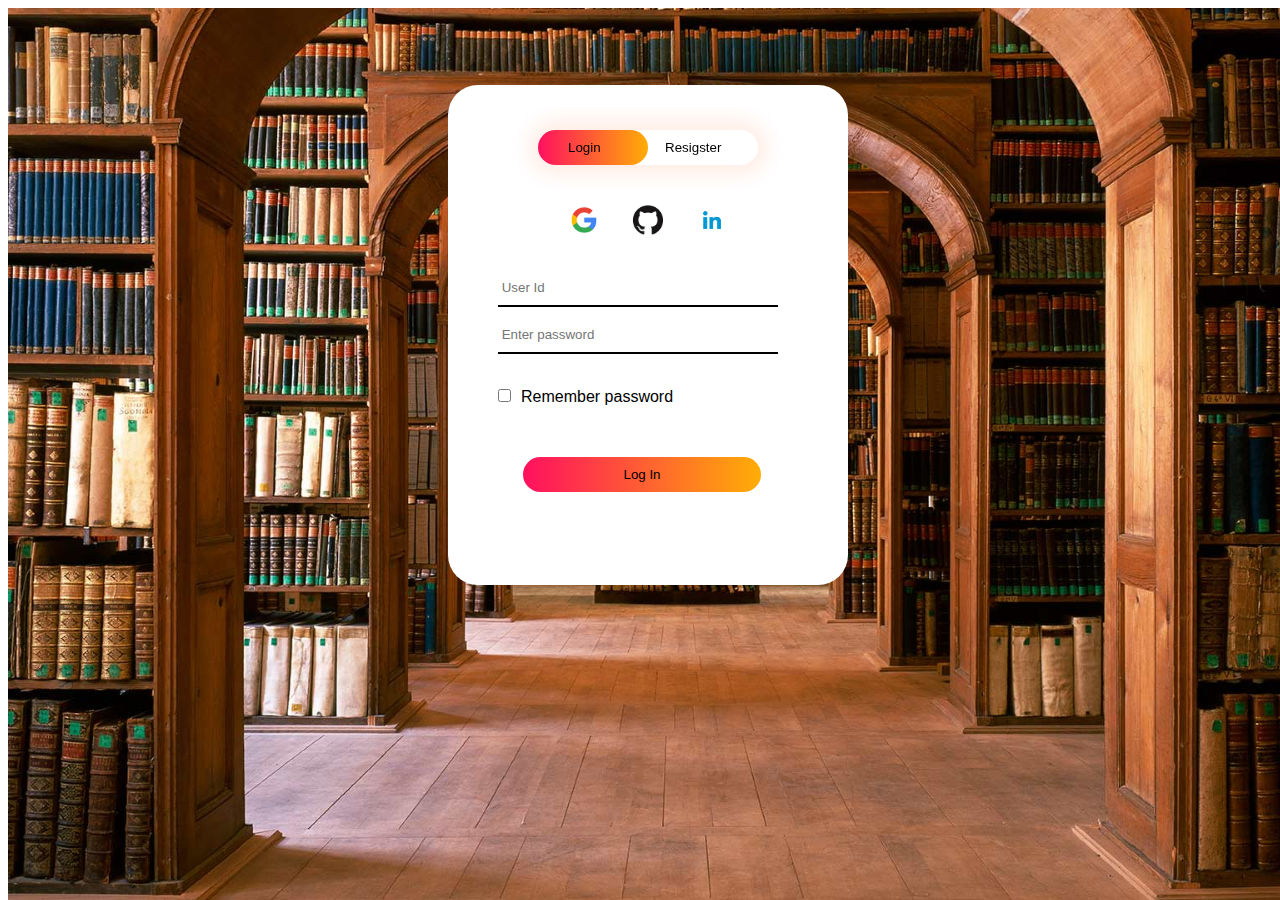
<file: index.html>
<!DOCTYPE html>
<html lang="en">
<head>
    <meta charset="UTF-8">
    <meta http-equiv="X-UA-Compatible" content="IE=edge">
    <meta name="viewport" content="width=device-width, initial-scale=1.0">
    <title>LogIn/SignUp</title>
    <link rel="stylesheet" href="./newsytle.css">
   
</head>
<body>
    
<div class="form">
<div class="newform">
    <div class="buttonbox">
        <div id="btn"></div>
        <button type="button" class="button" onclick="login()">Login </button>
        <button type="button" class="button" onclick="resigster()" > Resigster</button>
    </div>

    <div class="social-icon">
        <a href="https://accounts.google.com/Login/identifier?flowName=GlifWebSignIn&flowEntry=ServiceLogin&cid=1&TL=AM3QAYZLjxIhXRqAniUqC-BMkSrQoNisoKEgYTWec4kp9Qp68yoilnCR6tO2Fy88"><img src="./g.png" alt=""  ></a>
        
        
        <a href="https://github.com/signup?ref_cta=Sign+up&ref_loc=header+logged+out&ref_page=%2F&source=header-home"> <img src="./git.png" alt=""></a>
         
        <a href="https://www.linkedin.com/login?fromSignIn=true&trk=guest_homepage-basic_nav-header-signin">   <img src="./link.png" alt=""></a> 
    </div>    
        
<form  class="input" id="login">
        <input id="login-userid" class="input-box" type="text" placeholder=" User Id" required*>
        <input id="login-pass" class="input-box" type="text" placeholder=" Enter password" required>
        <input type="checkbox"  class="checkbox"><span>Remember password</span>
        <button   type="button"   class="submit-btn"> Log In </button>      
</form> 
<form  class="input" id="resigster">

    <input id="resi-emailid" class="input-box" type="email" placeholder=" Enter email" required>
    <input id="resi-userid" class="input-box"  type="text" placeholder=" User Id" required>
    <p class="p">**UserId should be 5 character & number</p>
    <input id="resi-pass" class="input-box" type="text" placeholder=" Create password" required>
    <p class="p1">**password should be 8-16 character & number </p>
    <input  type="checkbox"  class="checkbox" ><span> I agree to term and condition*</span>
    <button type="button"  class="submit-btnr submit-btn"> Resigster </button>
    
</form> 
</div>
</div>
<script src="./app.js"></script>
</body>
</html>
</file>
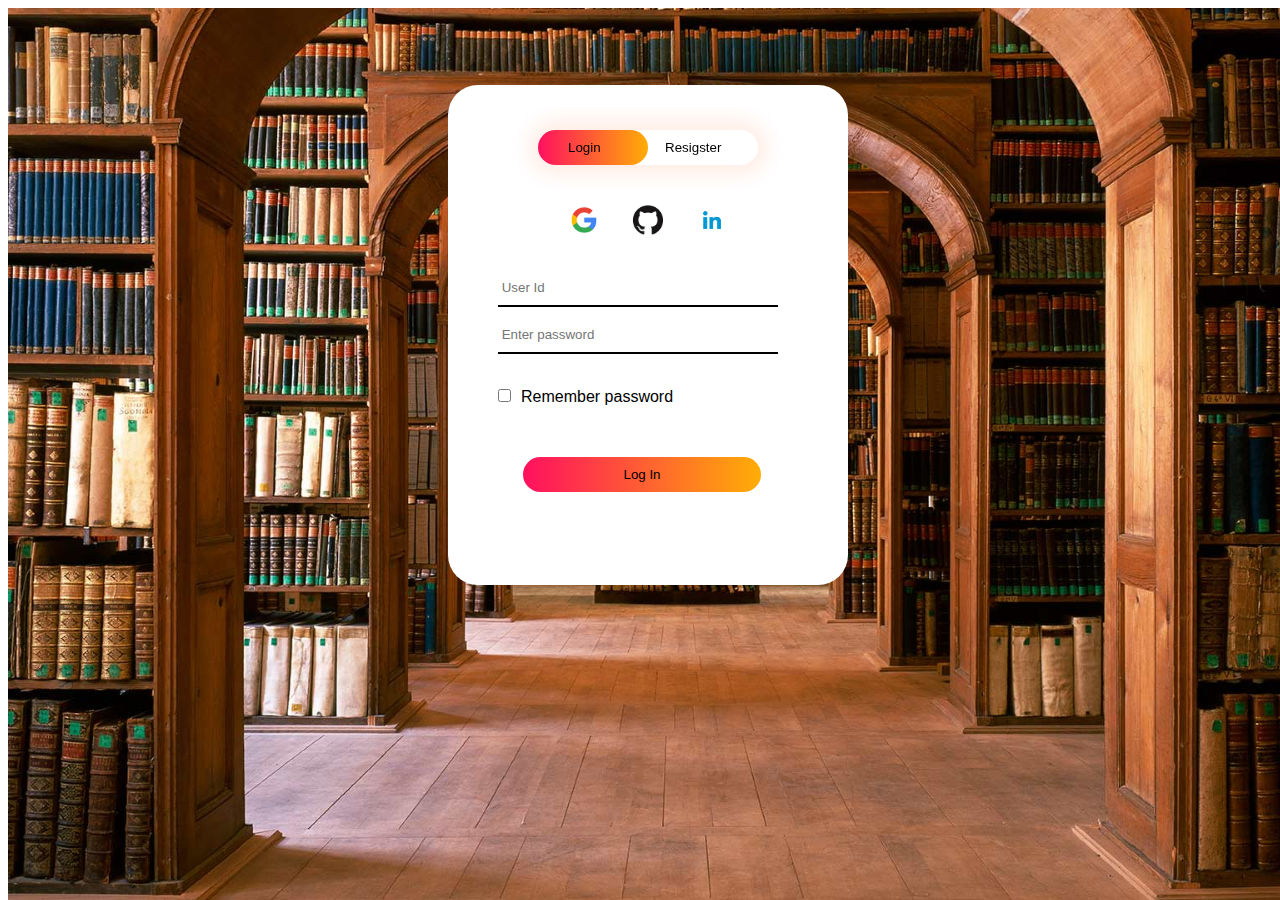
<file: new.html>
<!DOCTYPE html>
<html lang="en">
<head>
    <meta charset="UTF-8">
    <meta http-equiv="X-UA-Compatible" content="IE=edge">
    <meta name="viewport" content="width=device-width, initial-scale=1.0">
    <title>Document</title>
    <link rel="stylesheet" href="./newsytle.css">
   
</head>
<body>
    
<div class="form">
<div class="newform">
    <div class="buttonbox">
        <div id="btn"></div>
        <button type="button" class="button" onclick="login()">Login </button>
        <button type="button" class="button" onclick="resigster()" > Resigster</button>
    </div>

    <div class="social-icon">
        <a href="https://accounts.google.com/Login/identifier?flowName=GlifWebSignIn&flowEntry=ServiceLogin&cid=1&TL=AM3QAYZLjxIhXRqAniUqC-BMkSrQoNisoKEgYTWec4kp9Qp68yoilnCR6tO2Fy88"><img src="./g.png" alt=""  ></a>
        
        
        <a href="https://github.com/signup?ref_cta=Sign+up&ref_loc=header+logged+out&ref_page=%2F&source=header-home"> <img src="./git.png" alt=""></a>
         
        <a href="https://www.linkedin.com/login?fromSignIn=true&trk=guest_homepage-basic_nav-header-signin">   <img src="./link.png" alt=""></a> 
    </div>    
        
<form  class="input" id="login">
    <input class="input-box" type="text" placeholder=" User Id" required*>
    <input class="input-box" type="text" placeholder=" Enter password" required>
    <input type="checkbox"  class="checkbox"><span>Remember password</span>
    <button   type="button"   class="submit-btn"> Log In </button>      
</form> 
<form  class="input" id="resigster">

    <input class="input-box"  type="text" placeholder=" User Id" required>
    <input class="input-box" type="email" placeholder=" Enter email" required>
    <input class="input-box" type="text" placeholder=" Enter password" required>
    <input  type="checkbox"  class="checkbox" ><span> I agree to term and condition*</span>
    <button type="button"  class="submit-btnr submit-btn"> Resigster </button>
    
</form> 
</div>
</div>
<script>
  
  
  
  var x = document.getElementById('login');
  var y = document.getElementById('resigster');
  var z = document.getElementById('btn');
  var xy = document.querySelector(".submit-btn");
  var yz = document.querySelector(".submit-btnr");
   
    function resigster(){
        x.style.left = "-400px";
        y.style.left = "50px";
        z.style.left = "110px";
      }
      function login(){
          x.style.left = "50px";
          y.style.left = "450px";
          z.style.left = "0px";
     
        }

        xy.addEventListener("click",()=>{
            alert("Login successfully")
            // console.log("click")
        })

        yz.addEventListener("click",()=>{
            alert("Resigstration successfully done!")
            console.log("click")
        })


</script>
</body>
</html>
</file>
<file: newsytle.css>
*{
    font-family: 'Segoe UI', Tahoma, Geneva, Verdana, sans-serif;
}


.form {
    width: 100%;
    height: 100%;
    background-image: url(./background2.png);
    background-position: center;
    background-size: cover;
    position :fixed;
}
.newform{
    width: 380px ;
    height:480px ;
    position: relative;
    margin: 6% auto ;
    background : #fff;
    padding: 10px;
    border-radius: 30px;
    overflow: hidden;
    
}
.buttonbox{
    width: 220px;
    margin: 35px auto ;
    position: relative;
     box-shadow: 0 0 20px 9px #ff61241f ; 
    border-radius: 30px;
}
.button{
    padding: 10px 30px;
	cursor: pointer;
	background: transparent;
	border: 0;
	outline: none;
	position: relative;   
    }
#btn{
    top: 0;
	left: 0px;
	position: absolute;
	width: 110px;
	height: 100%;
	background: linear-gradient(to right ,#ff105f , #ffad06);
	border-radius: 30px;
	transition: .5s;
}
img {
     height: 40px;
     width: 40px;
     border-radius: 30px;
     margin-left: 10px;
     margin-right: 10px;
}
.social-icon {
    text-align: center;

}
.input-box{
    width: 100%;
    margin: 5px 0;
    padding: 10px 0 ;
    border-top: none;
    border-left: none;
    border-right: none;
    outline: none;
    background: transparent;
    border-bottom: 2px solid  black ;
    
}
.input{
     position: absolute;
    transition: .5s;
    top: 180px;
    width: 280px;
}
.checkbox{
    margin: 30px 10px 30px 0px  ;
}
span{
  text-align: center;
}
.submit-btn {
    background: linear-gradient(to right , #ff105f, #ffad06);
    border-radius: 30px;
    border-bottom: none;
    width: 85%;
    margin: 25px;
    padding: 10px;
    border: 0;
    outline: none;
    cursor: pointer;
}
#login{
    left: 50px;
}
#resigster{
    left: 450px;
}
p{
    font-size: 10px;
    margin: 0px;
    padding: 0px;
}
.submit-btnr {
    margin-top: 3px; 
}zz
</file>
